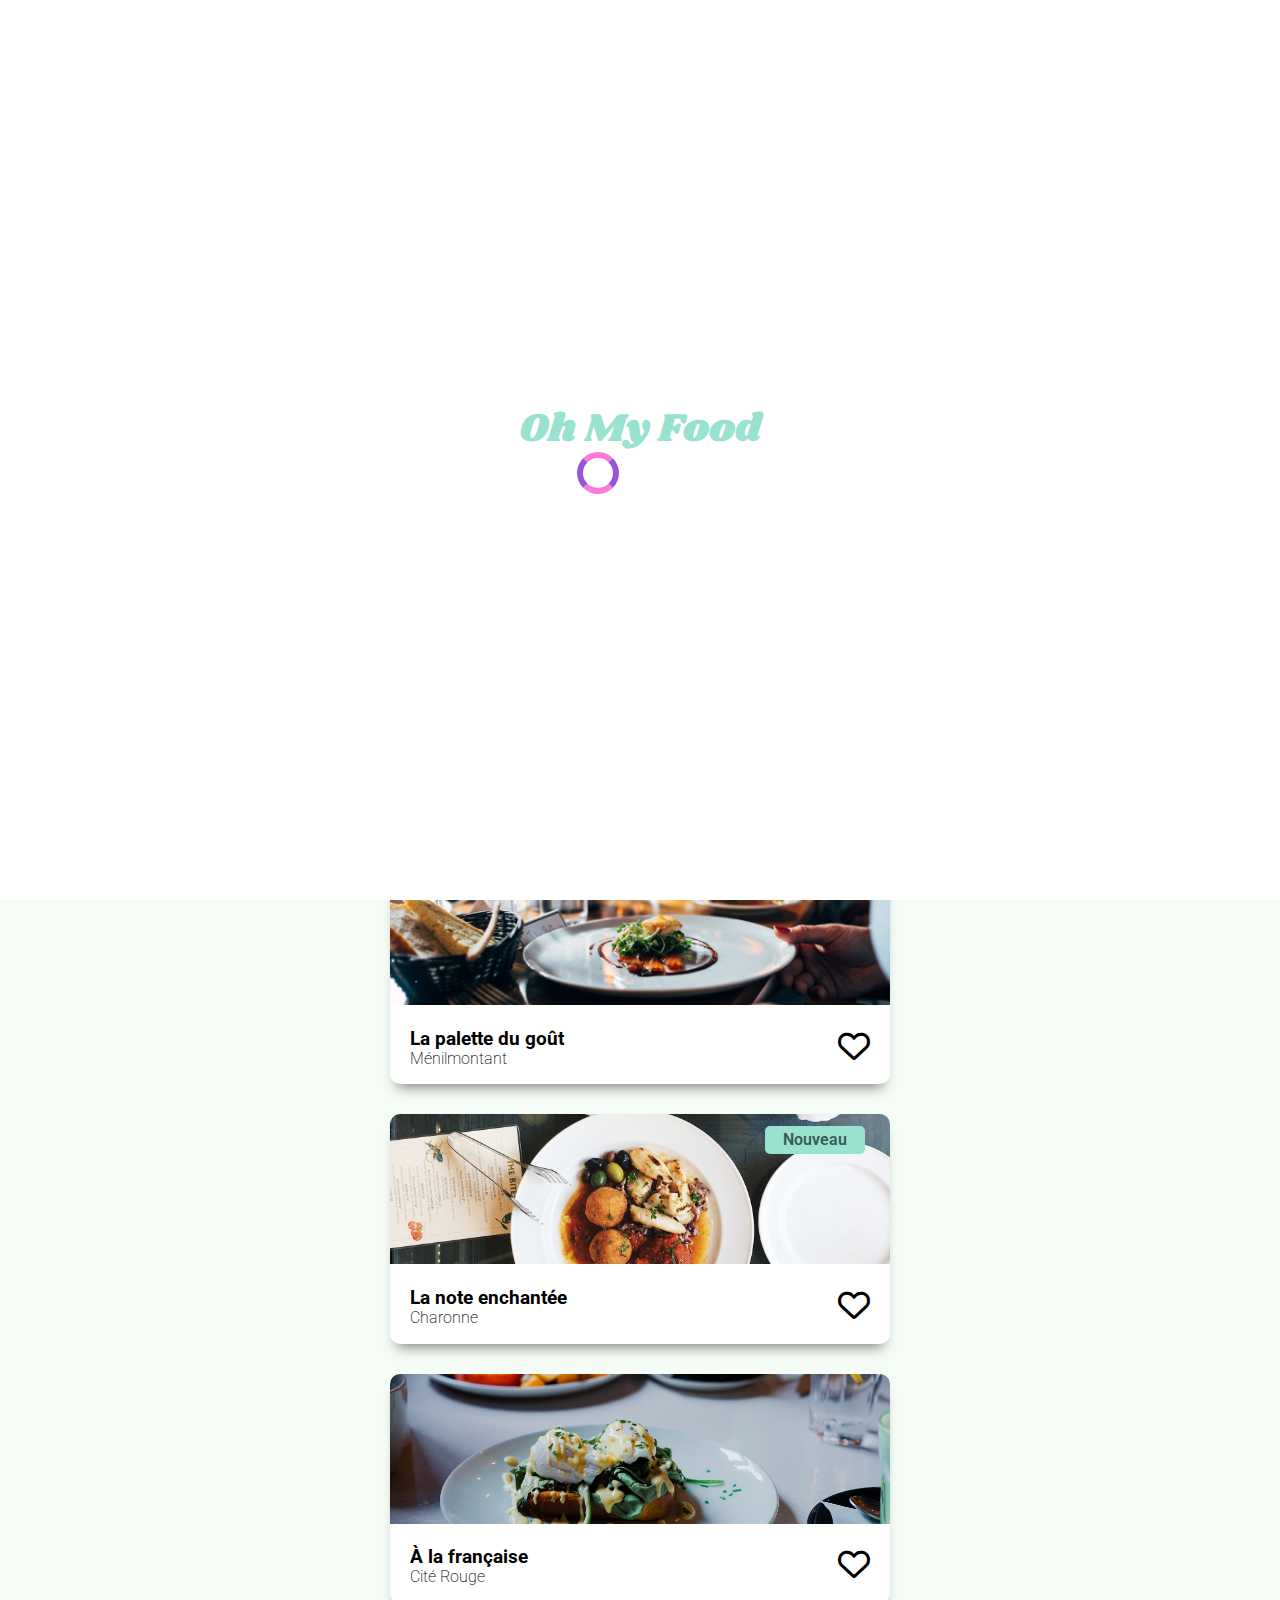
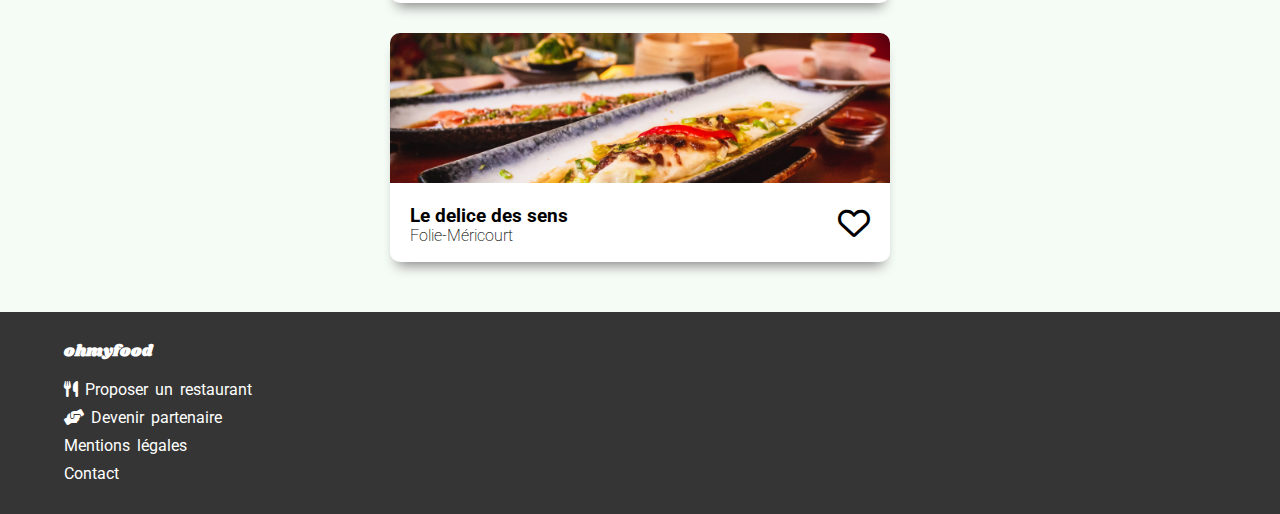
<file: index.html>
<!DOCTYPE html>
<html lang="fr">
  <head>
    <meta charset="UTF-8" />
    <meta http-equiv="X-UA-Compatible" content="IE=edge" />
    <meta name="viewport" content="width=device-width, initial-scale=1.0" />

    <!-- Import CSS -->
    <link rel="stylesheet" href="./public/css/normalize.css" />
    <link rel="stylesheet" href="./public/css/main.css" />

    <!-- Import Icons Font Awesome -->
    <link rel="stylesheet" href="./public/css/all.min.css" />

    <title>OhMyFood</title>
  </head>
  <body>
    <span class="loader">Oh My Food</span>

    <header class="header">
      <img
        src="./public/img/logo/ohmyfood@2x.svg"
        alt="Logo oh my food  écrit en noir sur fond blanc"
      />
    </header>

    <main class="main">
      <section class="mainHeading">
        <div class="mainHeading__localisation">
          <i class="fa-solid fa-location-dot"></i><span>Paris, Belleville</span>
        </div>
        <div class="mainHeading__content">
          <h1>Réserver le menu qui vous convient</h1>
          <p>
            Découvrez des restaurants d'exception, séléctionnés par nos soins.
          </p>
          <div class="mainHeading__button">
            <a href="#" class="button"><span>Explorer nos restaurants</span></a>
          </div>
        </div>
      </section>

      <section class="functioning">
        <h2 class="functioning--title">Fonctionnement</h2>
        <div class="functioningContainersCards">
          <div class="functioning__cards">
            <span class="functioning__cards--numbers">1</span>
            <i class="fa-solid fa-mobile-screen-button"></i>
            <p>Choisissez un restaurant</p>
          </div>
          <div class="functioning__cards">
            <span class="functioning__cards--numbers">2</span>
            <i class="fa-solid fa-list"></i>
            <p>Composez votre menu</p>
          </div>
          <div class="functioning__cards">
            <span class="functioning__cards--numbers">3</span>
            <i class="fa-solid fa-store"></i>
            <p>Dégustez au restaurant</p>
          </div>
        </div>
      </section>

      <section class="restaurants">
        <h2 class="restaurants--title">Restaurants</h2>
        <div class="restaurantsContainersCards">
          <a href="laPaletteDuGout.html">
            <article class="restaurants__cards">
              <div class="restaurants__cards--header">
                <img
                  src="./public/img/restaurants/jay-wennington-N_Y88TWmGwA-unsplash.jpg"
                  alt="Photo d'un plat du restaurant La palette du goût"
                />
                <span class="news">Nouveau</span>
              </div>
              <div class="restaurants__cards--footer">
                <div class="restaurants__cards--content">
                  <h3>La palette du goût</h3>
                  <p>Ménilmontant</p>
                </div>
                <div class="favorite">
                  <i class="fa-regular fa-heart fa-2x"></i>
                  <i class="fa-solid fa-heart fa-2x"></i>
                </div>
              </div>
            </article>
          </a>
          <a href="laNoteEnchantee.html">
            <article class="restaurants__cards">
              <div class="restaurants__cards--header">
                <img
                  src="./public/img/restaurants/stil-u2Lp8tXIcjw-unsplash.jpg"
                  alt="Photo d'un plat du restaurant La note enchantée"
                />
                <span class="news">Nouveau</span>
              </div>
              <div class="restaurants__cards--footer">
                <div class="restaurants__cards--content">
                  <h3>La note enchantée</h3>
                  <p>Charonne</p>
                </div>
                <div class="favorite">
                  <i class="fa-regular fa-heart fa-2x"></i>
                  <i class="fa-solid fa-heart fa-2x"></i>
                </div>
              </div>
            </article>
          </a>
          <a href="aLaFrançaise.html">
            <article class="restaurants__cards">
              <div class="restaurants__cards--header">
                <img
                  src="./public/img/restaurants/toa-heftiba-DQKerTsQwi0-unsplash.jpg"
                  alt="Photo d'un plat du restaurant À la française"
                />
              </div>
              <div class="restaurants__cards--footer">
                <div class="restaurants__cards--content">
                  <h3>À la française</h3>
                  <p>Cité Rouge</p>
                </div>
                <div class="favorite">
                  <i class="fa-regular fa-heart fa-2x"></i>
                  <i class="fa-solid fa-heart fa-2x"></i>
                </div>
              </div>
            </article>
          </a>
          <a href="leDeliceDesSens.html">
            <article class="restaurants__cards">
              <div class="restaurants__cards--header">
                <img
                  src="./public/img/restaurants/louis-hansel-shotsoflouis-qNBGVyOCY8Q-unsplash.jpg"
                  alt="Photo d'un plat du restaurant Le delice des sens"
                />
              </div>
              <div class="restaurants__cards--footer">
                <div class="restaurants__cards--content">
                  <h3>Le delice des sens</h3>
                  <p>Folie-Méricourt</p>
                </div>
                <div class="favorite">
                  <i class="fa-regular fa-heart fa-2x"></i>
                  <i class="fa-solid fa-heart fa-2x"></i>
                </div>
              </div>
            </article>
          </a>
        </div>
      </section>
    </main>

    <footer class="footer">
      <ul>
        <li>
          <a class="footer-title" href="#">
            <h4>ohmyfood</h4>
          </a>
        </li>
        <li>
          <a href="#"
            ><i class="fa-solid fa-utensils"></i> Proposer un restaurant</a
          >
        </li>
        <li>
          <a href="#"
            ><i class="fa-solid fa-handshake-angle"></i> Devenir partenaire</a
          >
        </li>
        <li>
          <a href="#">Mentions légales</a>
        </li>
        <li>
          <a href="mailto:contact.ohmyfood@ohmyfood.com">Contact</a>
        </li>
      </ul>
    </footer>
  </body>
</html>
</file>
<file: public/css/main.css>
@import url("https://fonts.googleapis.com/css2?family=Roboto:wght@300;400;500;700;900&family=Shrikhand&display=swap");
body {
  font-family: "Roboto", sans-serif;
}

h4 {
  font-family: "Shrikhand", cursive;
  margin: 10px 0;
}

.header {
  position: fixed;
  top: 0;
  width: 100%;
  background-color: white;
  padding: 20px 20px 10px;
  text-align: center;
  box-shadow: 0px 10px 13px -7px lightgrey, 0px 8px 50px 3px rgba(0, 0, 0, 0);
  z-index: 50;
}

.fa-arrow-left {
  position: absolute;
  top: 38px;
  left: 20px;
}

.footer {
  width: 100%;
  background-color: rgb(53, 53, 53);
  color: white;
  padding: 10px 0;
  line-height: 1.75;
  word-spacing: 3px;
}
.footer-img,
.footer li {
  margin-left: 5%;
}

.button {
  box-shadow: 0px 10px 13px -7px #808080, 0px 8px 50px 3px rgba(0, 0, 0, 0);
  background: linear-gradient(to bottom, #ff79da, #9356dc);
  border-radius: 28px;
  padding: 16px 31px;
  font-weight: 600;
  transition: all 0.5s;
  margin: 50px auto;
}
.button > span {
  margin: 0;
  color: white;
}

.button:hover {
  filter: brightness(1.1);
  box-shadow: 0px 10px 13px -7px #474646, 0px 8px 50px 3px rgba(0, 0, 0, 0);
}

.mainHeading {
  width: 100%;
  text-align: center;
}
.mainHeading__localisation {
  padding: 15px 0;
  width: 100%;
  background-color: #dddddd;
}
.mainHeading__localisation > i {
  margin-right: 10px;
}
.mainHeading__content {
  padding: 0 5%;
}
.mainHeading__button {
  padding: 50px 0px;
}

.functioning {
  min-width: 100%;
  background-color: #ffffff;
}
.functioning--title {
  padding-left: 5%;
}

.functioningContainersCards {
  display: flex;
  flex-direction: column;
  align-items: center;
  row-gap: 20px;
  font-weight: 500;
  margin-bottom: 50px;
}
.functioningContainersCards .functioning__cards {
  box-shadow: 0px 10px 13px -7px grey, 0px 8px 50px 3px rgba(0, 0, 0, 0);
  position: relative;
  background-color: #fbf5f5;
  width: 90%;
  max-width: 390px;
  display: flex;
  padding: 10px 0 10px 30px;
  column-gap: 20px;
  border-radius: 20px;
  transition: all 0.5s;
}
.functioningContainersCards .functioning__cards p {
  display: flex;
  font-size: small;
}
.functioningContainersCards .functioning__cards--numbers {
  position: absolute;
  top: 50%;
  left: 0;
  transform: translateY(-50%) translateX(-50%);
  padding: 5px 10px;
  color: #ffffff;
  background-color: #9356dc;
  border-radius: 50%;
}
.functioningContainersCards .functioning__cards i {
  color: #dddddd;
  filter: contrast(10%);
  align-self: center;
  width: 20px;
}
.functioningContainersCards .functioning__cards:hover {
  background-color: rgba(255, 121, 218, 0.2117647059);
  cursor: pointer;
}
.functioningContainersCards .functioning__cards:hover i {
  filter: none;
  color: #9356dc;
}

@media screen and (min-width: 768px) {
  h2 {
    padding-left: 0;
    text-align: center;
  }
  .functioning {
    padding-bottom: 20px;
  }
  .functioning--title {
    padding: 20px 0;
    font-family: "roboto", sans-serif;
  }
}
.restaurants {
  min-width: 100%;
}
.restaurants--title {
  padding-left: 5%;
  font-family: "roboto", sans-serif;
}

.restaurantsContainersCards {
  display: flex;
  flex-wrap: wrap;
  flex-direction: column;
  align-items: center;
  justify-content: space-evenly;
  padding-bottom: 50px;
  row-gap: 20px;
}

.restaurantsContainersCards a {
  width: 90%;
  max-width: 500px;
  position: relative;
}

.restaurants__cards {
  box-shadow: 0px 10px 13px -7px grey, 0px 8px 50px 3px rgba(0, 0, 0, 0);
  background-color: #ffffff;
  border-radius: 10px;
  display: flex;
  flex-direction: column;
}
.restaurants__cards--header > img {
  width: 100%;
  max-height: 150px;
  border-radius: 10px 10px 0 0;
  object-fit: cover;
  object-position: center center;
}
.restaurants__cards--header > .news {
  background-color: #99e2d0;
  color: #3c5a52;
  font-weight: 600;
  text-align: center;
  width: 100px;
  padding: 5px;
  border-radius: 5px;
  position: absolute;
  right: 5%;
  top: 5%;
}
.restaurants__cards--footer {
  display: flex;
  justify-content: space-between;
  padding: 0 20px;
}
.restaurants__cards--content p {
  margin-top: 0;
  font-weight: 200;
}
.restaurants__cards--content h3 {
  margin-bottom: 0;
}

@media screen and (min-width: 768px) {
  .restaurants {
    min-width: 0;
    max-width: 80%;
  }
  .restaurantsContainersCards {
    flex-direction: row;
    justify-content: center;
    gap: 30px;
  }
  .restaurantsContainersCards a {
    width: 500px;
  }
  .restaurants--title {
    padding: 20px 0;
  }
}
.favorite {
  position: relative;
  cursor: pointer;
}
.favorite i.fa-solid {
  position: absolute;
  right: 0;
  top: 20px;
  opacity: 0;
  color: transparent;
  background: linear-gradient(180deg, #9356dc, #ff79da);
  background-clip: text;
  -webkit-background-clip: text;
  transition: all 1s ease-in-out;
  transform: scale(0);
}
.favorite i.fa-regular {
  position: absolute;
  right: 0;
  top: 20px;
  transition: all 1s ease-in-out;
}

.favorite:hover i.fa-solid {
  transform: scale(1);
  opacity: 100;
}
.favorite:hover i.fa-regular {
  opacity: 0;
}

.heading--img {
  object-fit: cover;
  object-position: center center;
  width: 100%;
  height: 250px;
}

.menu {
  background-color: #fbf5f5;
  border-top-left-radius: 30px;
  border-top-right-radius: 30px;
  margin-top: -50px;
  width: 100vw;
}
.menu__heading {
  display: flex;
  justify-content: space-between;
  padding-left: 7%;
  padding-right: 7%;
  column-gap: 40px;
  font-family: "Shrikhand", cursive;
}

.menu__containerCards {
  max-width: 100%;
  display: flex;
  flex-direction: column;
  margin-top: 20px;
  margin: auto;
  row-gap: 20px;
}
.menu__containerCards--starters {
  animation-duration: 3s;
  animation-name: slidein;
}
.menu__containerCards--main {
  animation-delay: 0.25s;
  animation-duration: 3s;
  animation-name: slidein;
}
.menu__containerCards--dessert {
  animation-delay: 0.5s;
  animation-duration: 3s;
  animation-name: slidein;
}
.menu__containerCards h2 {
  text-transform: uppercase;
  font-weight: 300;
  padding-left: 8%;
  padding-bottom: 10px;
  position: relative;
  margin-top: 50px;
}
.menu__containerCards h2::after {
  content: "";
  width: 40px;
  height: 4px;
  background-color: #99e2d0;
  position: absolute;
  left: 8%;
  bottom: 0;
}

.menu__cards {
  box-shadow: 0px 10px 13px -7px grey, 0px 8px 50px 3px rgba(0, 0, 0, 0);
  background-color: #ffffff;
  width: 90%;
  max-height: 80px;
  align-self: center;
  border-radius: 20px;
  display: flex;
  align-items: center;
  justify-content: space-between;
  overflow: hidden;
  cursor: pointer;
}
.menu__cards--content {
  flex-basis: 80%;
  font-weight: 300;
  margin: 5%;
  white-space: nowrap;
  overflow: hidden;
  text-overflow: ellipsis;
}
.menu__cards--content h3,
.menu__cards--content p {
  margin: 0;
  white-space: nowrap;
  overflow: hidden;
  text-overflow: ellipsis;
}
.menu__cards--price {
  font-weight: 500;
  margin: 5%;
  align-self: end;
  max-height: 100%;
}
.menu__cards--check {
  margin-right: -30%;
  padding-top: 6%;
  padding-bottom: 6%;
  width: 30%;
  display: flex;
  justify-content: center;
  align-items: center;
  color: #ffffff;
  background-color: #99e2d0;
  border-radius: 0 20px 20px 0;
  transition: all 1s ease-in-out;
}
.menu__cards--check > .fa-circle-check {
  transform: rotate(-180deg);
  transition: all 1s ease-in-out;
}
.menu__cards:hover .menu__cards--check {
  margin-right: 0;
  transform: translateX(0);
}
.menu__cards:hover .fa-circle-check {
  transform: rotate(-360deg);
}

@keyframes slidein {
  from {
    margin-top: 10%;
    opacity: 0;
    transform: scale(0);
  }
  to {
    margin-top: 0;
    opacity: 1;
    transform: scale(1);
  }
}
.command {
  display: flex;
  justify-content: center;
  align-items: center;
}

@media screen and (min-width: 768px) {
  .menu {
    width: 80%;
  }
  .menu__containerCards {
    justify-content: center;
    align-items: center;
  }
  .menu__containerCards h2 {
    padding-left: 0;
  }
  .menu__containerCards h2::after {
    left: 0;
  }
  .menu__cards--price {
    margin: 0;
    align-self: center;
    padding-right: 10px;
  }
  .menu__cards--check {
    width: 10%;
    margin-right: -10%;
  }
}
.loader {
  display: flex;
  flex-direction: column;
  align-items: center;
  justify-content: center;
  position: fixed;
  height: 100vh;
  width: 100vw;
  background-color: #ffffff;
  animation: stop 3s;
  animation-fill-mode: forwards;
  z-index: 500;
  font-family: "Shrikhand", cursive;
  font-size: 40px;
  color: #99e2d0;
}

.loader::after {
  content: "";
  position: relative;
  transform: translateX(-100%);
  width: 30px;
  height: 30px;
  border-radius: 50%;
  border: 6px solid #9356dc;
  border-bottom-color: #ff79da;
  border-top-color: #ff79da;
  animation: rotation 1.5s linear infinite;
}

@keyframes stop {
  99.99% {
    opacity: 1;
  }
  100% {
    opacity: 0;
    z-index: -10;
  }
}
@keyframes rotation {
  0% {
    transform: rotate(0deg);
  }
  100% {
    transform: rotate(360deg);
  }
}
* {
  box-sizing: border-box;
}

ul,
li,
a,
a:visited {
  list-style: none;
  text-decoration: none;
  color: inherit;
  padding: 0;
}

body {
  display: flex;
  flex-direction: column;
  justify-content: space-between;
}

.main {
  margin-top: 67px;
  display: flex;
  flex-direction: column;
  justify-content: space-around;
  align-items: center;
  background-color: #f5fbf5;
}

/*# sourceMappingURL=main.css.map */
</file>
